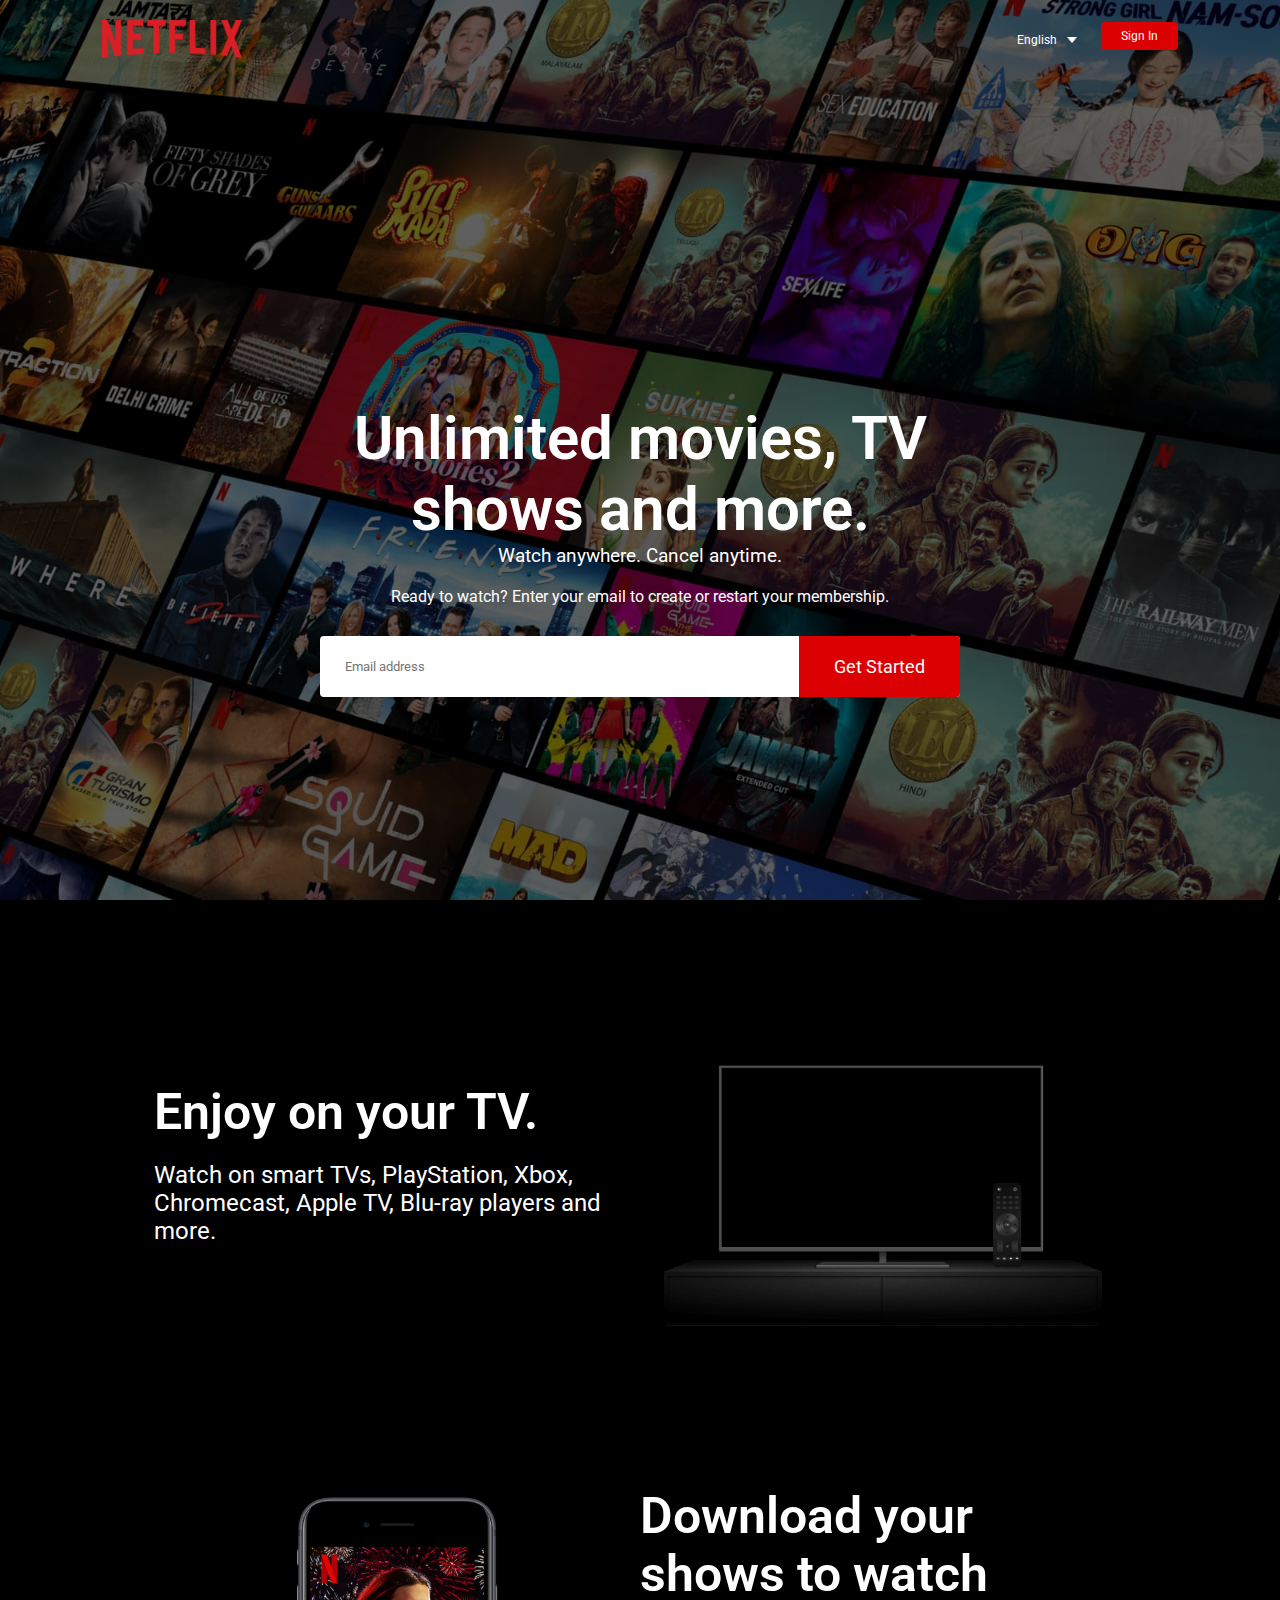
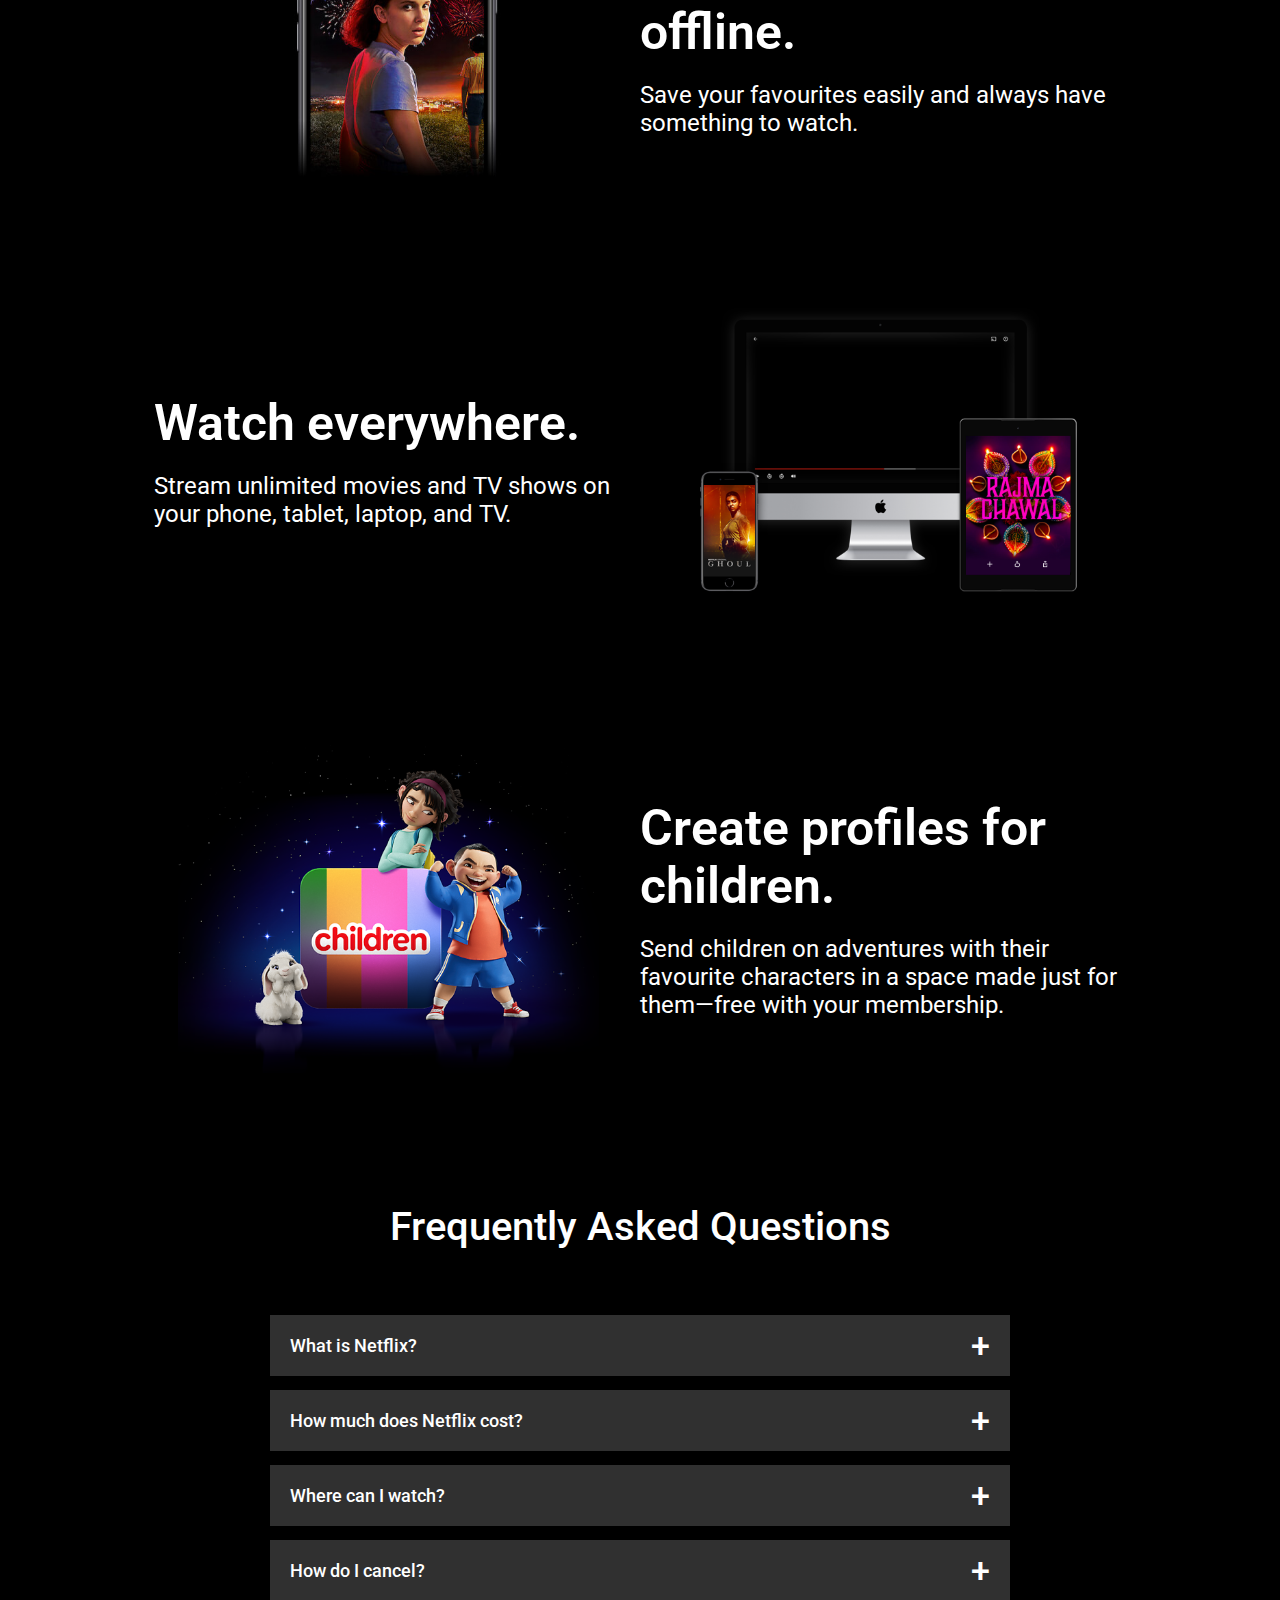
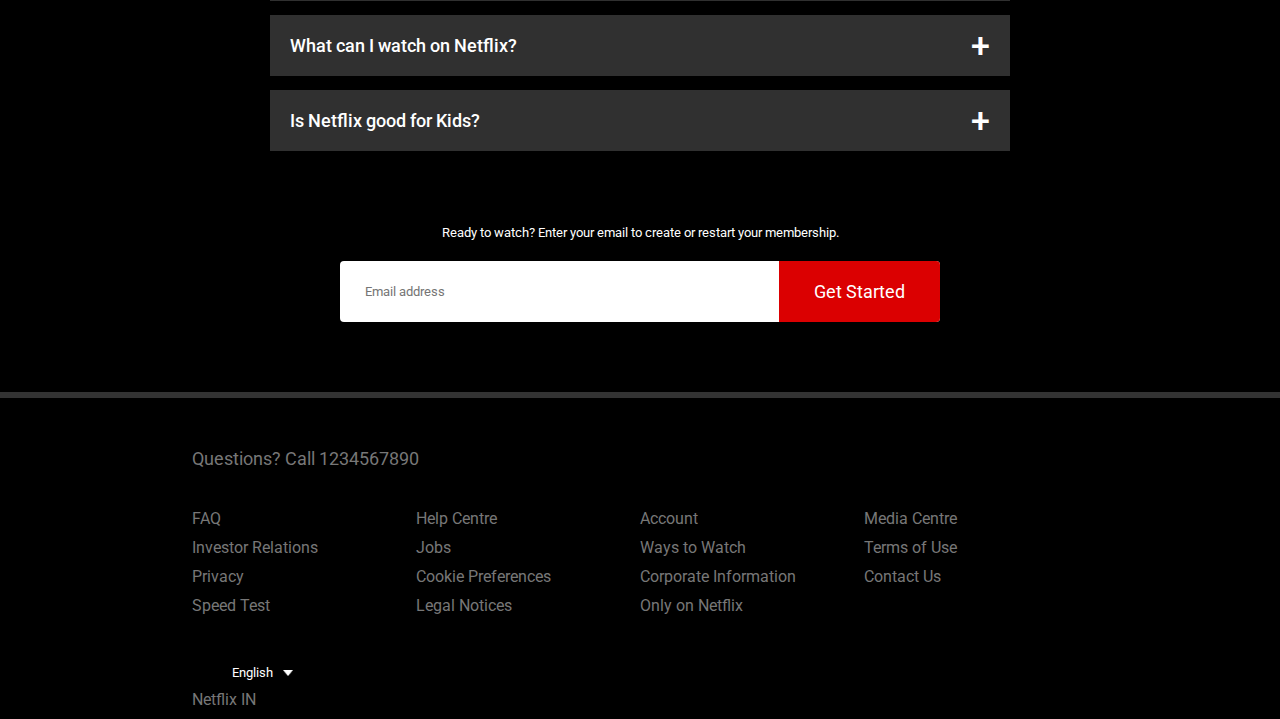
<file: index.html>
<!DOCTYPE html>
<html lang="en">
<head>
    <meta charset="UTF-8">
    <meta http-equiv="X-UA-Compatible" content="IE=edge">
    <meta name="viewport" content="width=device-width, initial-scale=1.0">
    <link rel="shortcut icon" href="./Images/icon.png" type="image/x-icon">
    <link rel="stylesheet" href="style.css">
    <title>Netflix India - Watch TV Shows Online, Watch Movies Online</title>
</head>
<body>
    <div class="header">
        <nav>
            <img class="logo" src="./Images/logo.png" alt="logo">
            <div>
                <button class="lang-btn"><i class="fa-solid fa-globe"></i> English <img src="./Images/down-icon.png"></button>
                <button>Sign In</button>
            </div>
        </nav>
        <div class="header-content">
            <h1>Unlimited movies, TV shows and more.</h1>
            <h3>Watch anywhere. Cancel anytime.</h3>
            <p>Ready to watch? Enter your email to create or restart your membership.</p>
            <form action="#" class="email-signup">
                <input type="email" placeholder="Email address" required>
                <button type="submit">Get Started</button>
            </form>
        </div>
    </div>
    <div class="features">
        <div class="row">
            <div class="text-col">
                <h2>Enjoy on your TV.</h2>
                <p>Watch on smart TVs, PlayStation, Xbox, Chromecast, Apple TV, Blu-ray players and more.</p>
            </div>
            <div class="img-col">
                <img src="./Images/feature1.png" alt="feature-1">
            </div>
        </div>
        <div class="row">
            <div class="img-col">
                <img src="./Images/feature2.jpg" alt="feature-2">
            </div>
            <div class="text-col">
                <h2>Download your shows to watch offline.</h2>
                <p>Save your favourites easily and always have something to watch.</p>
            </div>
        </div>
        <div class="row">
            <div class="text-col">
                <h2>Watch everywhere.</h2>
                <p>Stream unlimited movies and TV shows on your phone, tablet, laptop, and TV.</p>
            </div>
            <div class="img-col">
                <img src="./Images/feature3.png" alt="feature-3">
            </div>
        </div>
        <div class="row">
            <div class="img-col">
                <img src="./Images/feature4.png" alt="feature-4">
            </div>
            <div class="text-col">
                <h2>Create profiles for children.</h2>
                <p>Send children on adventures with their favourite characters in a space made just for them—free with your membership.</p>
            </div>
        </div>
    </div>
    <div class="faq">
        <h2>Frequently Asked Questions</h2>
        <ul class="accordion">
            <li>
                <input type="radio" name="accordion" id="first">
                <label for="first">What is Netflix?</label>
                <div class="content">
                    <p>Netflix is a streaming service that offers a wide variety of award-winning TV shows, movies, anime, documentaries and more.</p>
                    </div>
            </li>
            <li>
                <input type="radio" name="accordion" id="second">
                <label for="second">How much does Netflix cost?</label>
                <div class="content">
                    <p>Watch Netflix on all your streaming device,for one fixed monthly fee. Plans range from ₹ 149 to ₹ 649 a month.</p>
                </div>
            </li>
            <li>
                <input type="radio" name="accordion" id="third">
                <label for="third">Where can I watch?</label>
                <div class="content">
                    <p>Sign in with your Netflix account to watch anywhere, anytime.Take Netflix with you anywhere.</p>
                </div>
            </li>
            <li>
                <input type="radio" name="accordion" id="fourth">
                <label for="fourth">How do I cancel?</label>
                <div class="content">
                    <p>Netflix is flexible.You can easily cancel your account online in two clicks.</p>
                </div>
            </li>
            <li>
                <input type="radio" name="accordion" id="fifth">
                <label for="fifth">What can I watch on Netflix?</label>
                <div class="content">
                    <p>Netflix has an extensive library of feature films, documentaries, TV shows, anime, and more.</p>
                </div>
            </li>
            <li>
                <input type="radio" name="accordion" id="sixth">
                <label for="sixth">Is Netflix good for Kids?</label>
                <div class="content">
                    <p>The Netflix Kids experience is included in your membership to give parents control while kids enjoy family-friendly TV shows and films in their own space.<br><br>
                    Kids profiles come with PIN-protected parental controls that let you restrict the maturity rating of content kids can watch and block specific titles you don't want kids to see.</p>
                </div>
            </li>
        </ul>
        <small>Ready to watch? Enter your email to create or restart your membership.
        </small>
        <form action="#" class="email-signup">
            <input type="email" placeholder="Email address" required>
            <button type="submit">Get Started</button>
        </form>  
    </div>
    <div class="footer">
        <h2>Questions? Call 1234567890</h2>
        <div class="row">
            <div class="col">
                <a href="#">FAQ</a>
                <a href="#">Investor Relations</a>
                <a href="#">Privacy</a>
                <a href="#">Speed Test</a>
            </div>
            <div class="col">
                <a href="#">Help Centre</a>
                <a href="#">Jobs</a>
                <a href="#">Cookie Preferences</a>
                <a href="#">Legal Notices</a>
            </div>
            <div class="col">
                <a href="#">Account</a>
                <a href="#">Ways to Watch</a>
                <a href="#">Corporate Information</a>
                <a href="#">Only on Netflix</a>
            </div>
            <div class="col">
                <a href="#">Media Centre</a>
                <a href="#">Terms of Use</a>
                <a href="#">Contact Us</a>
            </div>
        </div>
        <button class="lang-btn"><i class="fa-solid fa-globe"></i> English <img src="./Images/down-icon.png"></button>
        <p class="text">Netflix IN</p>
    </div>
</body>
</html>
</file>
<file: style.css>
@import url('https://fonts.googleapis.com/css2?family=Roboto:wght@400;500;700&display=swap');

* {
    margin: 0;
    padding: 0;
    box-sizing: border-box;
    font-family: 'Roboto', sans-serif;
}

body {
    background-color: #000;
    color: #fff;
}

.header {
    width: 100%;
    height: 100vh;
    background-image: linear-gradient(rgba(0,0,0,0.5),rgba(0,0,0,0.5)), url(./Images/background.png);
    background-size: cover;
    background-position: center;
    padding: 10px 8%;
    position: relative;
}

nav {
    display: flex;
    align-items: center;
    justify-content: space-between;
    padding: 10px 0;
}

.logo {
    width: 140px;
    cursor: pointer;
}

nav button {
    border: none;
    outline: none;
    background-color: #db0001;
    color: #fff;
    padding: 7px 20px;
    font-size: 12px;
    border-radius: 4px;
    margin-left: 10px;
    cursor: pointer;
}

.lang-btn {
    display: inline-flex;
    align-items: center;
    background: transparent;
    border: 2px #fff;
    padding: 8px 10px;
}

.lang-btn img {
    width: 10px;
    margin-left: 10px;
} 

.fa-globe {
    color: #fff;
    width: 10px;
    margin-right: 10px;
}

.header-content {
    position: absolute;
    top: 50%;
    left: 50%;
    transform: translate(-50%,-50%);
    text-align: center;
    margin-top: 100px;
}

.header-content h1 {
    font-size: 60px;
    line-height: 71px;
    font-weight: 610;
    max-width: 650px;
}

.header-content h3 {
    font-weight: 400;
    margin-bottom: 20px;
}

.email-signup {
    background: #fff;
    border-radius: 4px;
    display: flex;
    align-items: center;
    margin-top: 30px;
    overflow: hidden;
}

.email-signup input {
    flex: 1;
    border: 0;
    outline: 0;
    margin-left: 25px;
}

.email-signup button {
    background-color: #db0001;
    border: none;
    outline: none;
    color: #fff;
    font-size: 18px;
    cursor: pointer;
    padding: 20px 35px;
}


.features {
    padding: 50px 12%;
    font-size: 24px;
}

.row {
    display: flex;
    align-items: center;
    width: 100%;
    flex-wrap: wrap;
    padding: 50px 0;
}

.text-col, .img-col {
    flex-basis: 50%;
    margin-bottom: 20px;
}

.img-col img {
    display: block;
    width: 90%;
    margin: auto;
}

.features h2 {
    font-size: 50px;
    font-weight: 600;
    margin-bottom: 20px;
}

.faq {
    padding: 10px 12%;
    text-align: center;
    font-size: 18px;
}

.faq h2 {
    font-size: 40px;
    font-weight: 500;
}

.accordion {
    margin: 60px auto;
    width: 100%;
    max-width: 750px;
}

.accordion li {
    list-style: none;
    width: 100%;
    padding: 5px;
}

.accordion li label {
    display: flex;
    align-items: center;
    padding: 20px;
    font-size: 18px;
    font-weight: 500;
    background-color: #303030;
    margin-bottom: 4px;
    cursor: pointer;
    position: relative;
}

label::after {
    content: '+';
    font-size: 34px;
    position: absolute;
    right: 20px;
    transition: transform 0.5s;
}

input[type="radio"] {
    display: none;
}

.accordion .content {
    background-color: #303030;
    text-align: left;
    padding: 0 20px;
    max-height: 0;
    overflow: hidden;
    transition: max-height 0.5s, padding 0.5s;
}

.accordion input[type="radio"]:checked + label + .content {
    max-height: 600px;
    padding: 30px 20px;
}

.accordion input[type="radio"]:checked + label::after {
    transform: rotate(135deg);
}

.faq small {
    font-size: 13px;
}

.faq .email-signup {
    max-width: 600px;
    margin: 20px auto 60px;
}


.footer {
    padding: 50px 15% 10px;
    border-top: 6px solid #333;
    color: #777;
}

.footer h2 {
    font-size: 18px;
    font-weight: 400;
    margin-bottom: 30px;
}

.footer .col {
    flex-basis: 25%;
    flex-grow: 1;
    margin-bottom: 20px;
}

.footer .col a {
    display: block;
    color: #777;
    font-size: 16px;
    margin-bottom: 10px;
    text-decoration: none;
}

.footer .row {
    align-items: flex-start;
    padding: 10px 0px;
}

.footer .lang-btn {
    color: #fff;
    padding: 10px 20px;
    border-radius: 3px;
}

.copyright-text {
    font-size: 16px;
    margin-top: 20px;
    margin-bottom: 10px;
}

@media only screen and (max-width: 600px) {
    .logo {
        width: 100px;
    }

    nav button {
        padding: 5px 10px;
    }

    nav .lang-btn {
        padding: 4px 8px;
    }

    .header-content {
        position: unset;
        transform: none;
        padding-top: 150px;
    }

    .header-content h1 {
        font-size: 28px;
    }

    .email-signup button {
        font-size: 14px;
        padding: 10px 15px;
    }

    .text-col, .img-col {
        flex-basis: 100%;
    }

    .features h2 {
        font-size: 28px;
    }

    .features p {
        font-size: 16px;
    }

    .row:nth-child(2), .row:nth-child(4) {
        flex-direction: column-reverse;
    }

    .features .row {
        padding: 10px 0;
    }

    .faq h2 {
        font-size: 22px;
    }

    .accordion .content {
        font-size: 16px;
    }

    .accordion li label {
        padding: 10px;
        font-size: 16px;
    }

    label::after {
        font-size: 24px;
    }
}
</file>
